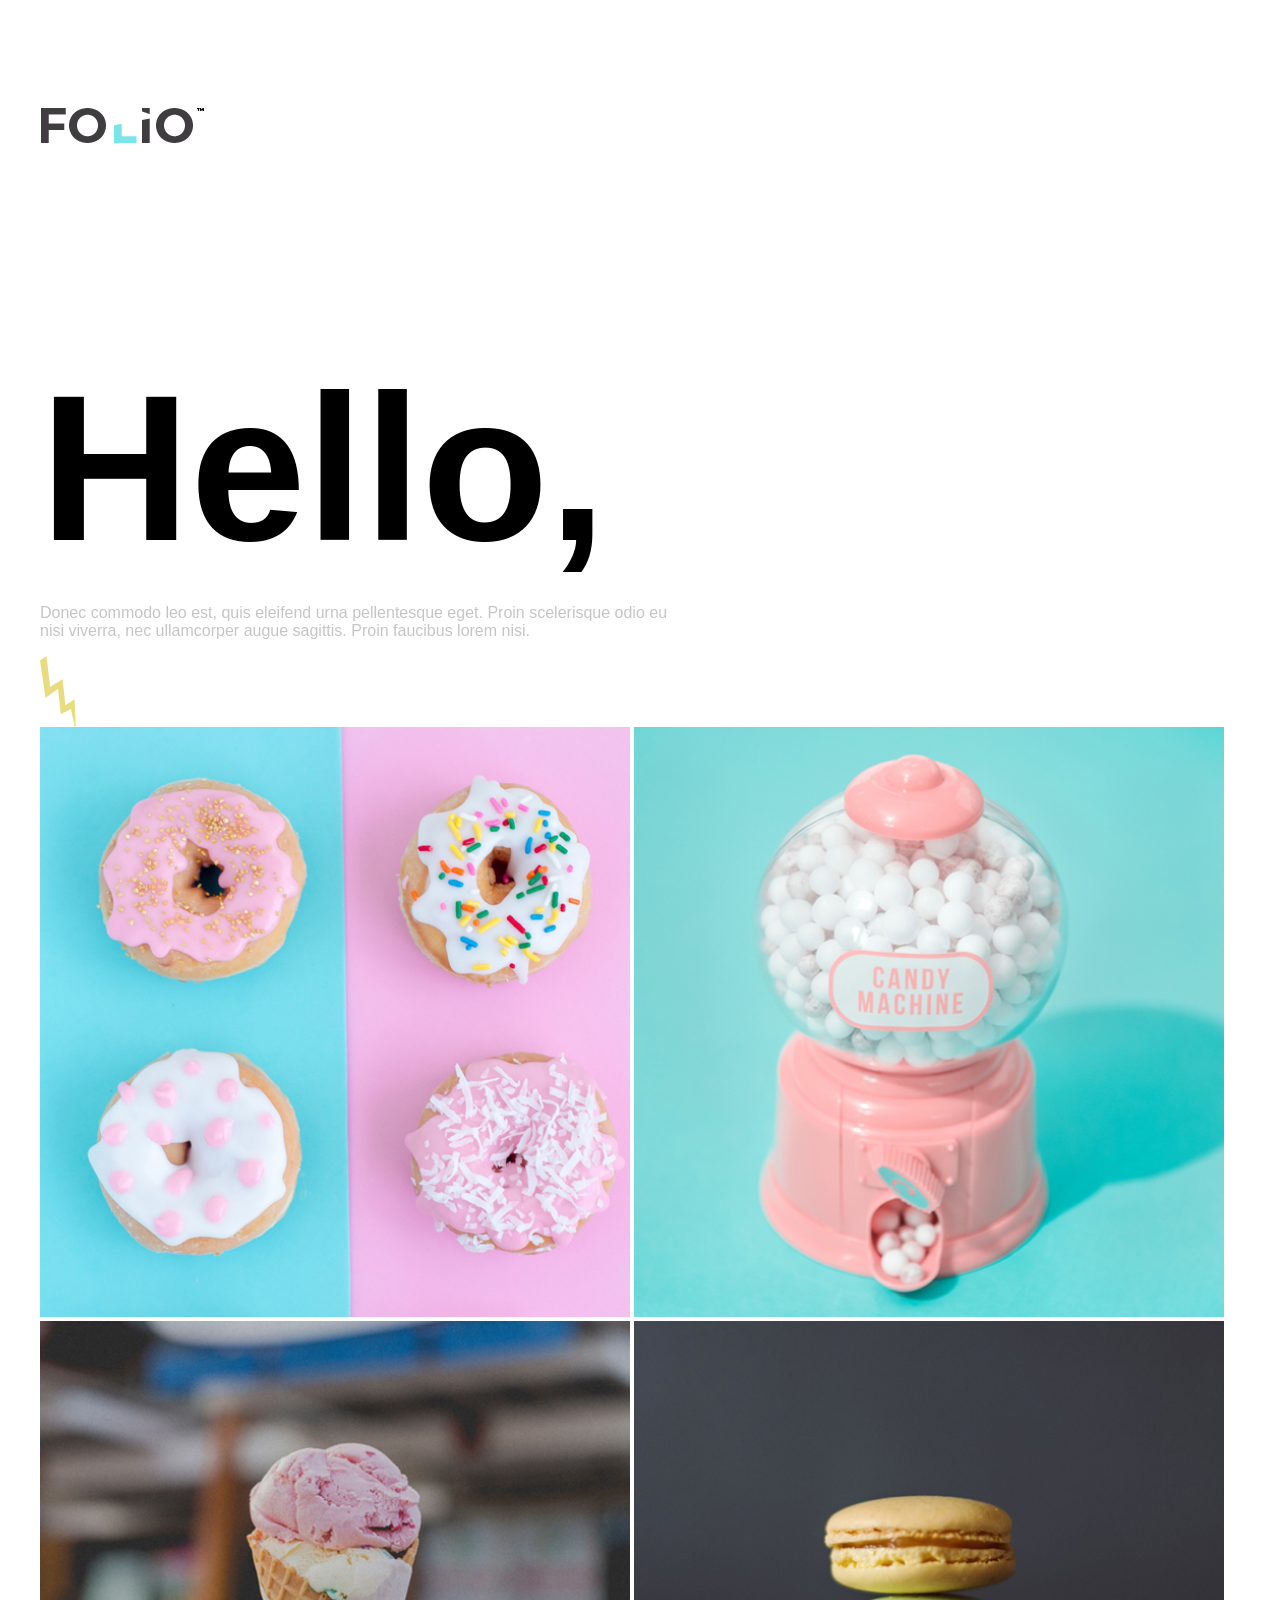
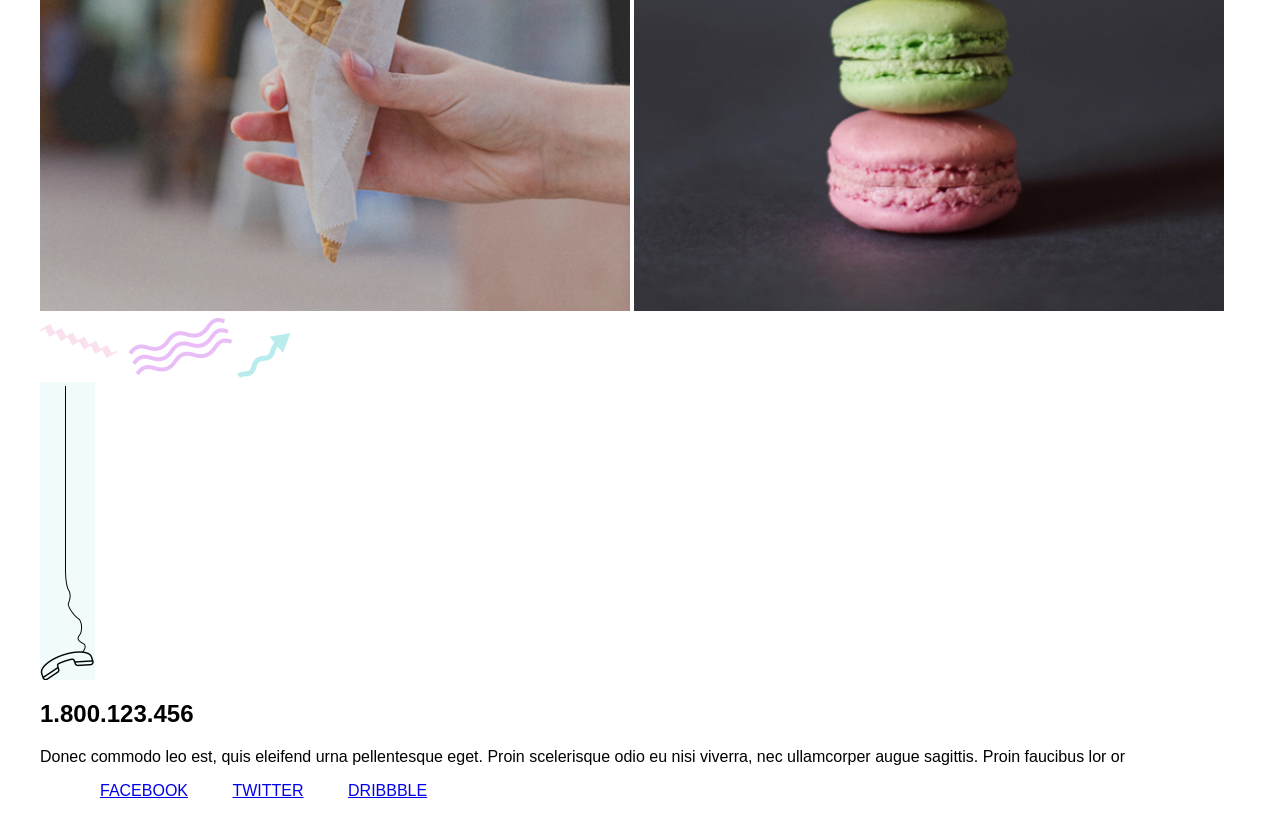
<file: index.html>
<html lang="en">
<head>
    <meta charset="UTF-8">
    <meta name="viewport" content="width=device-width, initial-scale=1.0">
    <meta http-equiv="X-UA-Compatible" content="ie=edge">
    <title>Examen Final</title>
    <link rel="stylesheet" href="css/style.css">
</head>
<body>
    <div id="container">
        <!--Header-->
        <header>
            <div class="contenedor">
                <img src="img/logo.png" alt="logo">

                <!--Menu Hamburguesa-->
                <div id="menu-toggle">
                        <div id="hamburger">
                            <span></span>
                            <span></span>
                            <span></span>
                        </div>
                        <div id="cross">
                            <span></span>
                            <span></span>
                        </div>
                    </div>
                <!--End menu Hamburguesa-->
            </div>
            
        </header>
        <!--End Header-->

        <!--Content-->
        <div class="content">
            <div class="contenedor">
                <h1>Hello,</h1>
                <div class="text">
                    <p>Donec commodo leo est, quis eleifend urna pellentesque eget. Proin scelerisque odio eu nisi viverra, nec ullamcorper augue sagittis. Proin faucibus lorem nisi.</p>
                </div>

                <!--Cuadricula de imagenes-->
                <div class="cuadricula">
                    <img src="img/img_03.jpg" alt="Fotografia de donas" class="foto">
                    <img src="img/img_05.jpg" alt="dispensador de golosinas" class="foto">
                    <img src="img/img_08.jpg" alt="fotografia de un cono" class="foto">
                    <img src="img/img_09.jpg" alt="fotografia de galletas" class="foto">
                </div>
                
                <!--End cuadricula de imagenes-->
            </div>
            <img src="img/icon4.png" alt="icono de linea hondulada" class="clearfix icon2">
            <img src="img/icon2.png" alt="icono de lineas honduladas" class="clearfix icon3"> 
            <img src="img/icon3.png" alt="">

        </div>
        <!--End content-->

        <!--Footer-->
        <footer>
            <div class="contenedor">
                <img src="img/icono5.png" alt="icono de un telefono">
                <h2>1.800.123.456</h2>
                <p>Donec commodo leo est, quis eleifend urna pellentesque eget. Proin scelerisque odio eu nisi viverra, nec ullamcorper augue sagittis. Proin faucibus lor or <a href="contactme@mysite.com"></a></p>
                <ul>
                    <li><a href="www.facebook.com">Facebook</a></li>
                    <li><a href="#">Twitter</a></li>
                    <li><a href="#">Dribbble</a></li>
                </ul>
                <span></span>
            </div>
            
        </footer>
        <!--End Footer-->
    </div>
    <!--End Container-->
</body>
</html>
</file>
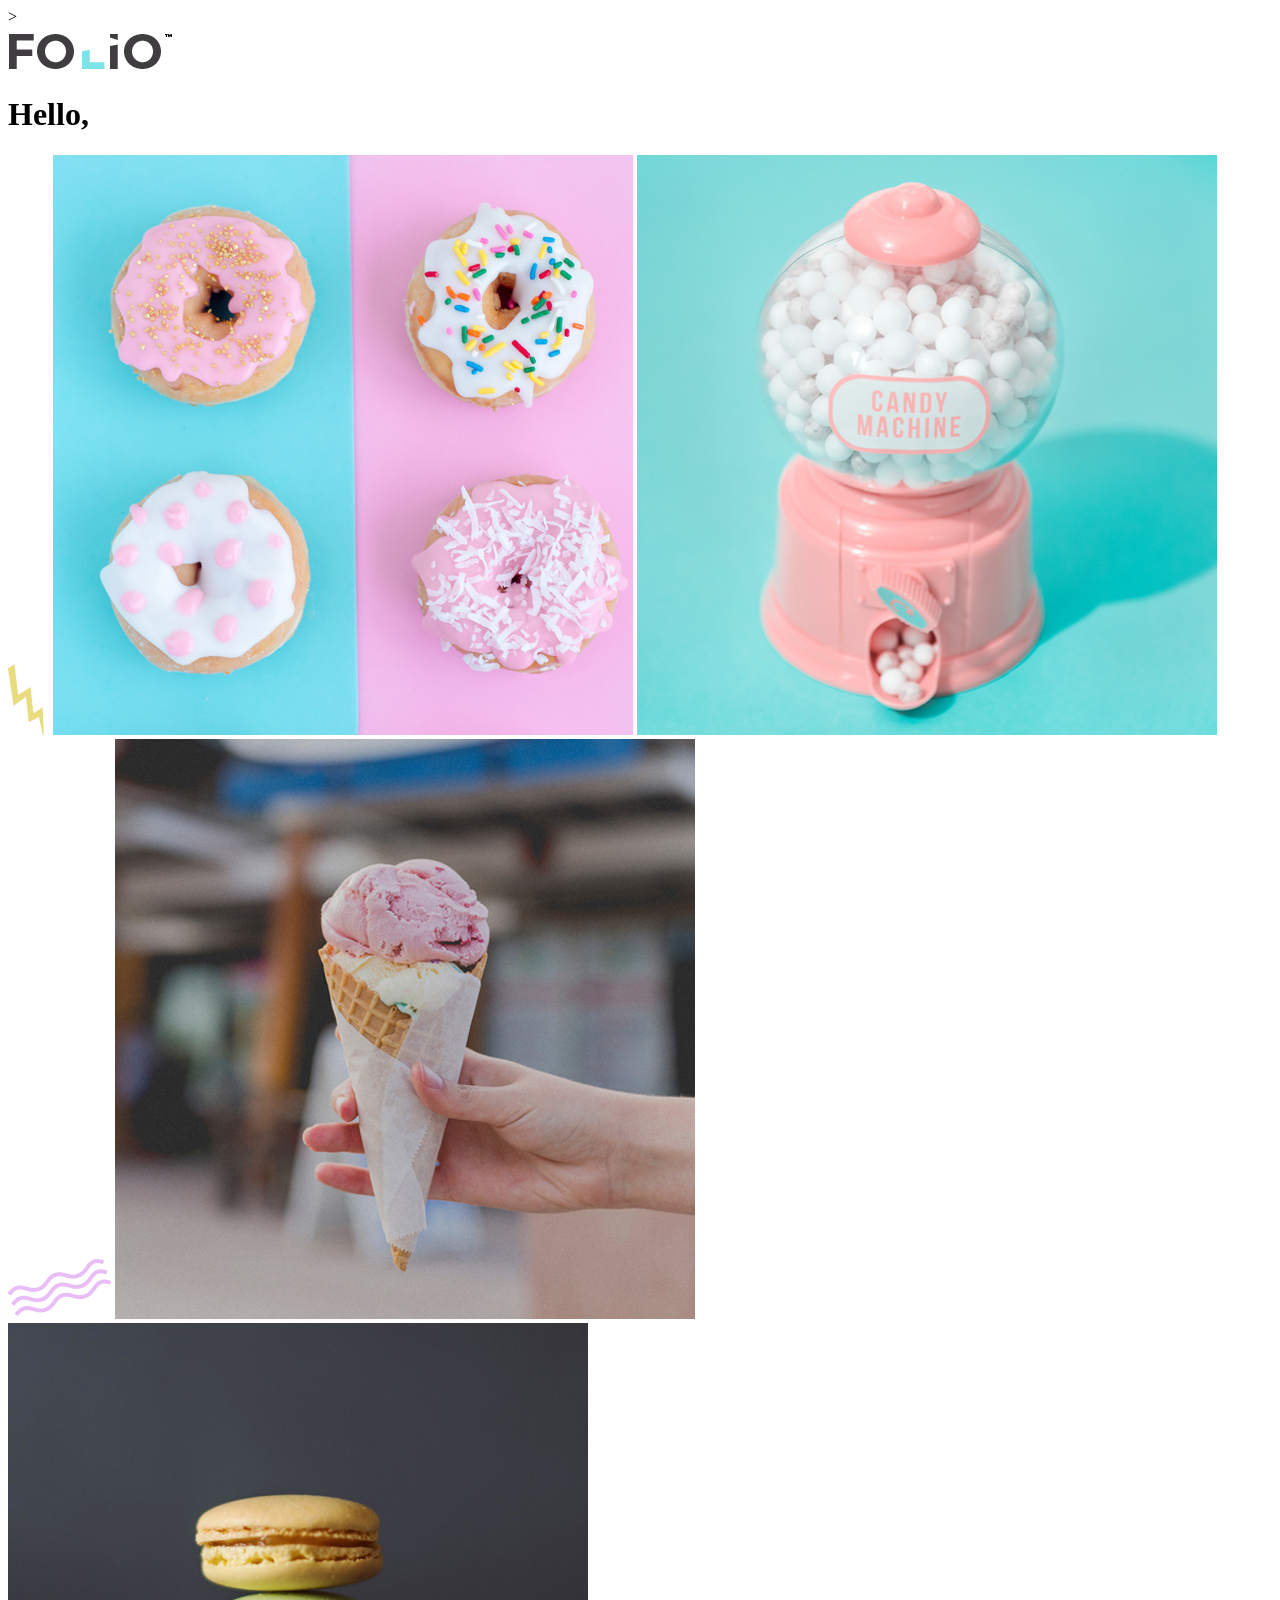
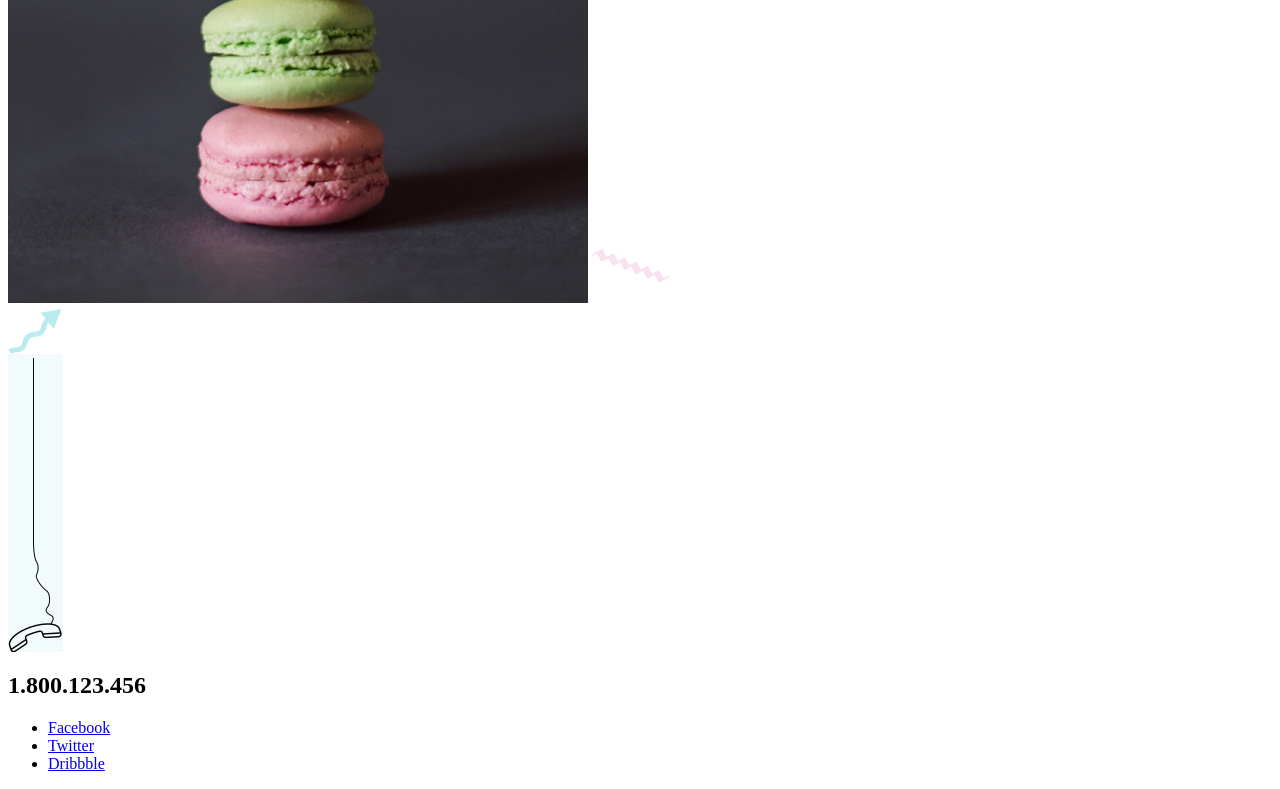
<file: examen-final/index.html>
<html lang="en">
<head>
    <meta charset="UTF-8">
    <meta name="viewport" content="width=device-width, initial-scale=1.0">
    <meta http-equiv="X-UA-Compatible" content="ie=edge">
    <title>Examen Final</title>
</head>
<body>
    <div class="container">
        <!--Header-->>
        <header>
            <div class="contenedor">
                <img src="img/logo.png" alt="logo">

                <!--Menu Hamburguesa-->
                <div id="menu-toggle">
                        <div id="hamburger">
                            <span></span>
                            <span></span>
                            <span></span>
                        </div>
                        <div id="cross">
                            <span></span>
                            <span></span>
                        </div>
                    </div>
                <!--End menu Hamburguesa-->
            </div>
            
        </header>
        <!--End Header-->

        <!--Content-->
        <div class="content">
            <div class="contenedor">
                <h1>Hello,</h1>
                <p></p>
                <img src="img/icon1.png" alt="icono de un rayo">

                <!--Cuadricula de imagenes-->
                <img src="img/img_03.jpg" alt="Fotografia de donas">
                <img src="img/img_05.jpg" alt="dispensador de golosinas">
                <img src="img/icon2.png" alt="icono de lineas honduladas"> 
                <img src="img/img_08.jpg" alt="fotografia de un cono">
                <img src="img/img_09.jpg" alt="fotografia de galletas">
                <img src="img/icon4.png" alt="icono de linea hondulada">
                <!--End cuadricula de imagenes-->
            </div>
            <img src="img/icon3.png" alt="">

        </div>
        <!--End content-->

        <!--Footer-->
        <footer>
            <div class="contenedor">
                <img src="img/icono5.png" alt="icono de un telefono">
                <h2>1.800.123.456</h2>
                <p></p>
                <ul>
                    <li><a href="www.facebook.com">Facebook</a></li>
                    <li><a href="#">Twitter</a></li>
                    <li><a href="#">Dribbble</a></li>
                </ul>
            </div>
            
        </footer>
        <!--End Footer-->
    </div>
    <!--End Container-->
</body>
</html>
</file>
<file: css/style.css>
body {
  font-family: "Titillium Web", sans-serif;
  margin: 0;
}

ul {
  text-decoration: none;
  list-style: none;
}
ul li {
  list-style: none;
}

#container {
  margin: 0 auto;
  max-width: 1200px;
}

.clearfix::after {
  content: "";
  display: block;
  clear: both;
}

header {
  margin-top: 100px;
}
header .logo {
  width: 95px;
}

.content h1 {
  padding-top: 200px;
  font-size: 13em;
  margin: 0;
}
.content .text {
  width: 635px;
  margin: 0;
}
.content .text p {
  font-size: 1em;
  color: #c6c5c6;
}
.content .text:after {
  content: url(../../img/icon1.png);
  height: 75px;
}
.content .foto {
  width: 590px;
  height: 590px;
}

footer ul li {
  transition: 0.2s;
  display: inline-block;
  text-transform: uppercase;
  padding: 0 20px;
}
footer ul li:hover {
  cursor: pointer;
}
footer ul li a {
  text-align: center;
}

/*# sourceMappingURL=style.css.map */
</file>
